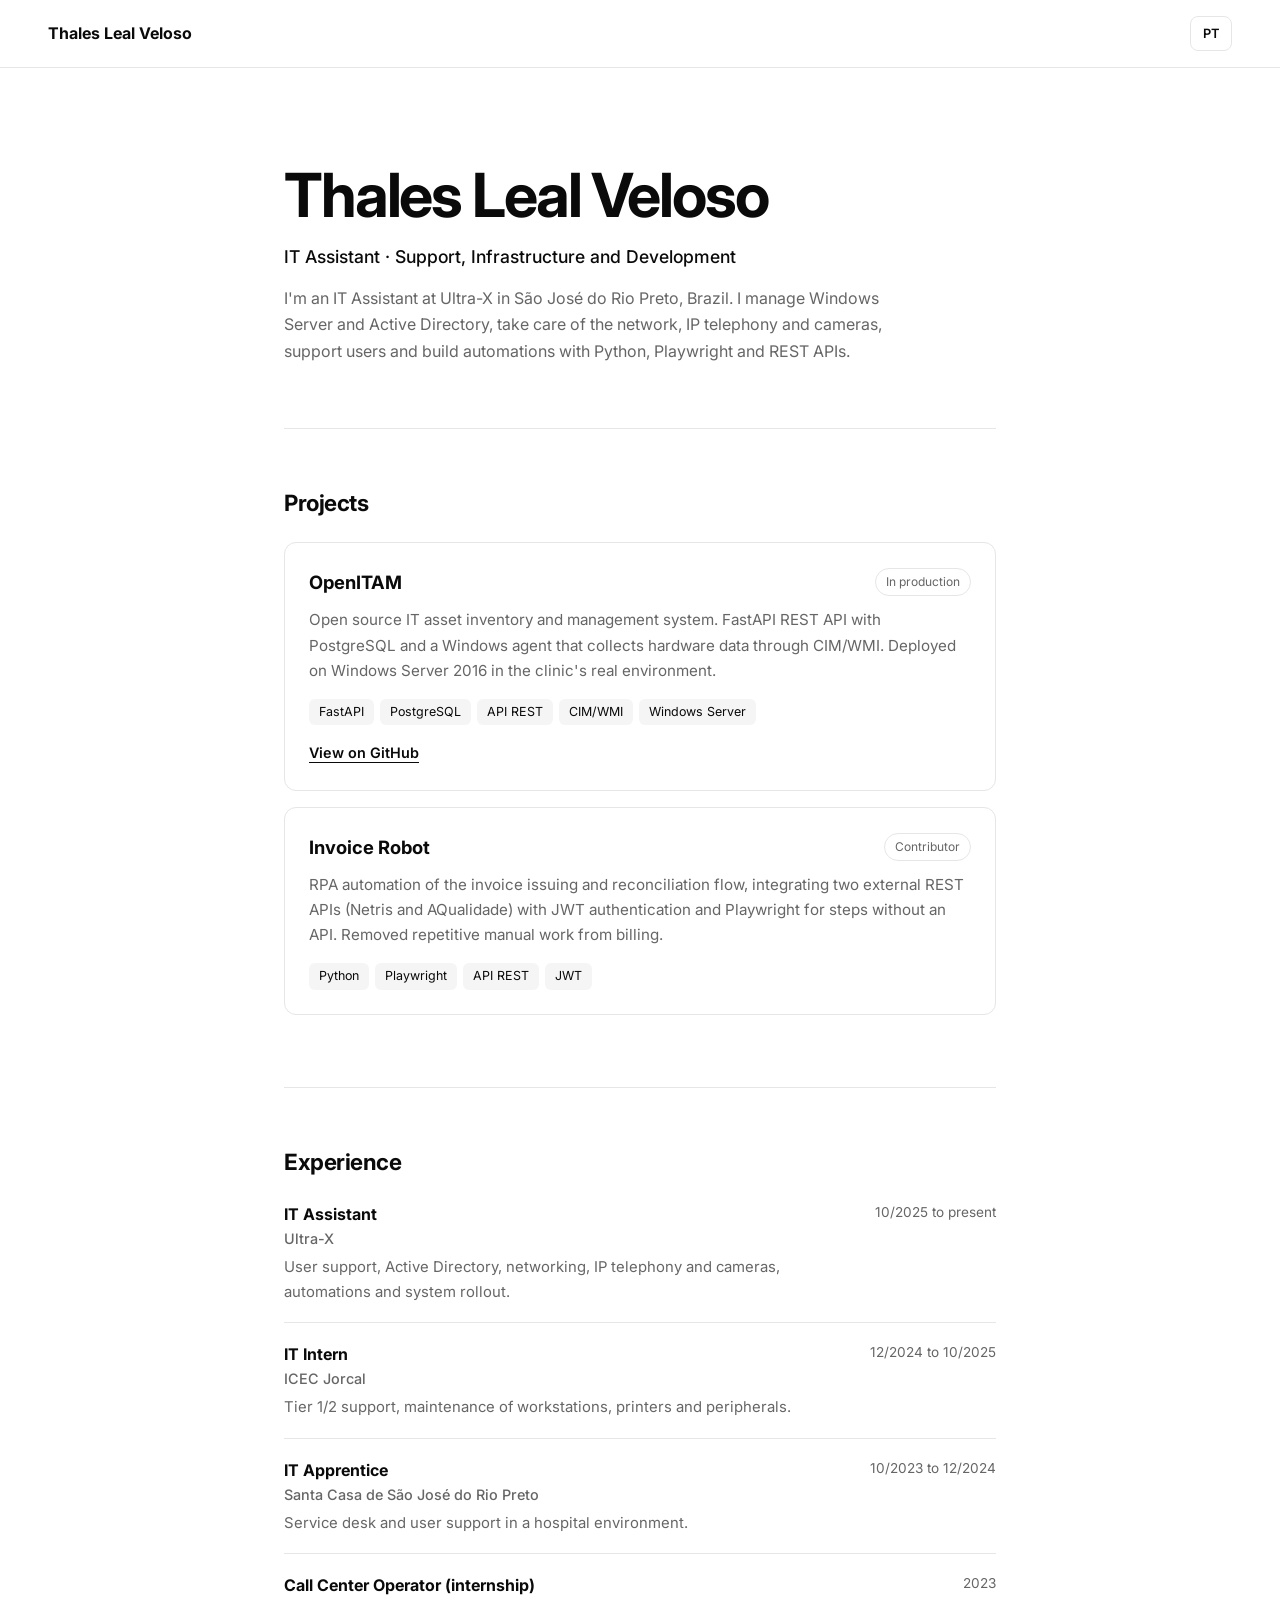
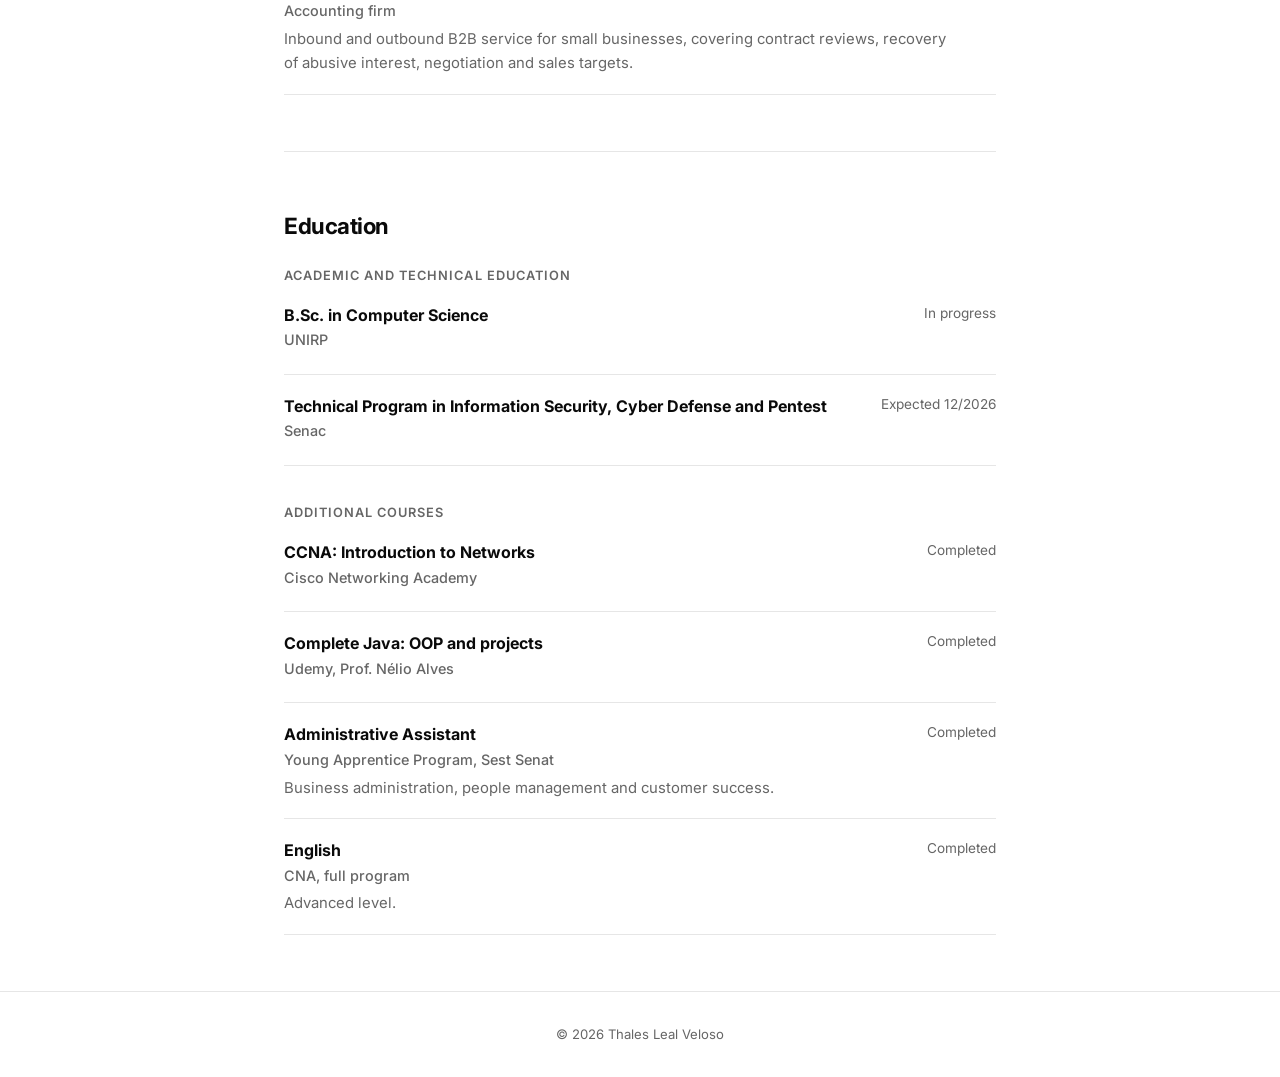
<file: index.html>
<!doctype html>
<html lang="pt-BR" data-lang="pt">
<head>
<meta charset="utf-8">
<meta name="viewport" content="width=device-width, initial-scale=1">
<title>Thales Leal Veloso</title>
<meta name="description" content="Thales Leal Veloso. Assistente de TI: suporte, infraestrutura e desenvolvimento.">
<link rel="preconnect" href="https://fonts.googleapis.com">
<link rel="preconnect" href="https://fonts.gstatic.com" crossorigin>
<link href="https://fonts.googleapis.com/css2?family=Inter:wght@400;500;600;700&display=swap" rel="stylesheet">
<link rel="stylesheet" href="styles.css">
</head>
<body>

<header class="nav">
  <a href="#top" class="logo">Thales Leal Veloso</a>
  <button class="lang-btn" id="langBtn"><span lang="pt">EN</span><span lang="en">PT</span></button>
</header>

<main id="top">

  <section class="hero">
    <h1>Thales Leal Veloso</h1>
    <p class="role">
      <span lang="pt">Assistente de TI · Suporte, Infraestrutura e Desenvolvimento</span>
      <span lang="en">IT Assistant · Support, Infrastructure and Development</span>
    </p>
    <p class="lead">
      <span lang="pt">Sou Assistente de TI na Ultra-X, em São José do Rio Preto. Administro Windows Server e Active Directory, cuido da rede, telefonia e câmeras IP, dou suporte aos usuários e desenvolvo automações com Python, Playwright e APIs REST.</span>
      <span lang="en">I'm an IT Assistant at Ultra-X in São José do Rio Preto, Brazil. I manage Windows Server and Active Directory, take care of the network, IP telephony and cameras, support users and build automations with Python, Playwright and REST APIs.</span>
    </p>
  </section>

  <section id="projetos" class="section">
    <h2><span lang="pt">Projetos</span><span lang="en">Projects</span></h2>

    <article class="project">
      <div class="p-head">
        <h3>OpenITAM</h3>
        <span class="badge"><span lang="pt">Em produção</span><span lang="en">In production</span></span>
      </div>
      <p lang="pt">Sistema open source de inventário e gestão de ativos de TI. API REST em FastAPI com PostgreSQL e um agente para estações Windows que coleta dados de hardware via CIM/WMI. Implantado em Windows Server 2016 no ambiente real da clínica.</p>
      <p lang="en">Open source IT asset inventory and management system. FastAPI REST API with PostgreSQL and a Windows agent that collects hardware data through CIM/WMI. Deployed on Windows Server 2016 in the clinic's real environment.</p>
      <div class="chips"><span>FastAPI</span><span>PostgreSQL</span><span>API REST</span><span>CIM/WMI</span><span>Windows Server</span></div>
      <a class="link" href="https://github.com/lealthales" target="_blank" rel="noopener"><span lang="pt">Ver no GitHub</span><span lang="en">View on GitHub</span></a>
    </article>

    <article class="project">
      <div class="p-head">
        <h3><span lang="pt">Robô Nota Fiscal</span><span lang="en">Invoice Robot</span></h3>
        <span class="badge"><span lang="pt">Participação</span><span lang="en">Contributor</span></span>
      </div>
      <p lang="pt">Automação RPA do fluxo de emissão e conciliação de notas fiscais, integrando duas APIs REST externas (Netris e AQualidade) com autenticação JWT e Playwright nas etapas sem API. Eliminou trabalho manual repetitivo no faturamento.</p>
      <p lang="en">RPA automation of the invoice issuing and reconciliation flow, integrating two external REST APIs (Netris and AQualidade) with JWT authentication and Playwright for steps without an API. Removed repetitive manual work from billing.</p>
      <div class="chips"><span>Python</span><span>Playwright</span><span>API REST</span><span>JWT</span></div>
    </article>
  </section>

  <section id="experiencia" class="section">
    <h2><span lang="pt">Experiência</span><span lang="en">Experience</span></h2>

    <div class="row">
      <div>
        <h3><span lang="pt">Assistente de TI</span><span lang="en">IT Assistant</span></h3>
        <p class="org">Ultra-X</p>
        <p lang="pt">Suporte a usuários, Active Directory, redes, telefonia e câmeras IP, automações e homologação de sistemas.</p>
        <p lang="en">User support, Active Directory, networking, IP telephony and cameras, automations and system rollout.</p>
      </div>
      <span class="date"><span lang="pt">10/2025 a atual</span><span lang="en">10/2025 to present</span></span>
    </div>

    <div class="row">
      <div>
        <h3><span lang="pt">Estagiário de TI</span><span lang="en">IT Intern</span></h3>
        <p class="org">ICEC Jorcal</p>
        <p lang="pt">Suporte N1/N2, manutenção de estações, impressoras e periféricos.</p>
        <p lang="en">Tier 1/2 support, maintenance of workstations, printers and peripherals.</p>
      </div>
      <span class="date"><span lang="pt">12/2024 a 10/2025</span><span lang="en">12/2024 to 10/2025</span></span>
    </div>

    <div class="row">
      <div>
        <h3><span lang="pt">Jovem Aprendiz de TI</span><span lang="en">IT Apprentice</span></h3>
        <p class="org">Santa Casa de São José do Rio Preto</p>
        <p lang="pt">Service desk e suporte a usuários em ambiente hospitalar.</p>
        <p lang="en">Service desk and user support in a hospital environment.</p>
      </div>
      <span class="date"><span lang="pt">10/2023 a 12/2024</span><span lang="en">10/2023 to 12/2024</span></span>
    </div>

    <div class="row">
      <div>
        <h3><span lang="pt">Operador de Callcenter (estágio)</span><span lang="en">Call Center Operator (internship)</span></h3>
        <p class="org"><span lang="pt">Contabilidade</span><span lang="en">Accounting firm</span></p>
        <p lang="pt">Atendimento B2B ativo e receptivo a pequenas empresas, com revisão de contratos, recuperação de juros abusivos, negociação e metas comerciais.</p>
        <p lang="en">Inbound and outbound B2B service for small businesses, covering contract reviews, recovery of abusive interest, negotiation and sales targets.</p>
      </div>
      <span class="date">2023</span>
    </div>
  </section>

  <section id="formacao" class="section">
    <h2><span lang="pt">Formação</span><span lang="en">Education</span></h2>

    <h3 class="group"><span lang="pt">Formação acadêmica e técnica</span><span lang="en">Academic and technical education</span></h3>

    <div class="row">
      <div>
        <h3><span lang="pt">Bacharelado em Ciência da Computação</span><span lang="en">B.Sc. in Computer Science</span></h3>
        <p class="org">UNIRP</p>
      </div>
      <span class="date"><span lang="pt">Em andamento</span><span lang="en">In progress</span></span>
    </div>

    <div class="row">
      <div>
        <h3><span lang="pt">Técnico em Segurança da Informação, Defesa Cibernética e Pentest</span><span lang="en">Technical Program in Information Security, Cyber Defense and Pentest</span></h3>
        <p class="org">Senac</p>
      </div>
      <span class="date"><span lang="pt">Previsão 12/2026</span><span lang="en">Expected 12/2026</span></span>
    </div>

    <h3 class="group"><span lang="pt">Cursos extras</span><span lang="en">Additional courses</span></h3>

    <div class="row">
      <div>
        <h3><span lang="pt">CCNA: Introdução às Redes</span><span lang="en">CCNA: Introduction to Networks</span></h3>
        <p class="org">Cisco Networking Academy</p>
      </div>
      <span class="date"><span lang="pt">Concluído</span><span lang="en">Completed</span></span>
    </div>

    <div class="row">
      <div>
        <h3><span lang="pt">Java completo: POO e projetos</span><span lang="en">Complete Java: OOP and projects</span></h3>
        <p class="org">Udemy, Prof. Nélio Alves</p>
      </div>
      <span class="date"><span lang="pt">Concluído</span><span lang="en">Completed</span></span>
    </div>

    <div class="row">
      <div>
        <h3><span lang="pt">Assistente Administrativo</span><span lang="en">Administrative Assistant</span></h3>
        <p class="org"><span lang="pt">Programa Jovem Aprendiz, Sest Senat</span><span lang="en">Young Apprentice Program, Sest Senat</span></p>
        <p lang="pt">Administração, gestão de pessoas e customer success.</p>
        <p lang="en">Business administration, people management and customer success.</p>
      </div>
      <span class="date"><span lang="pt">Concluído</span><span lang="en">Completed</span></span>
    </div>

    <div class="row">
      <div>
        <h3><span lang="pt">Inglês</span><span lang="en">English</span></h3>
        <p class="org"><span lang="pt">CNA, formação completa</span><span lang="en">CNA, full program</span></p>
        <p lang="pt">Nível avançado.</p>
        <p lang="en">Advanced level.</p>
      </div>
      <span class="date"><span lang="pt">Concluído</span><span lang="en">Completed</span></span>
    </div>
  </section>

</main>

<footer class="footer">© <span id="year"></span> Thales Leal Veloso</footer>

<script src="main.js"></script>
</body>
</html>
</file>
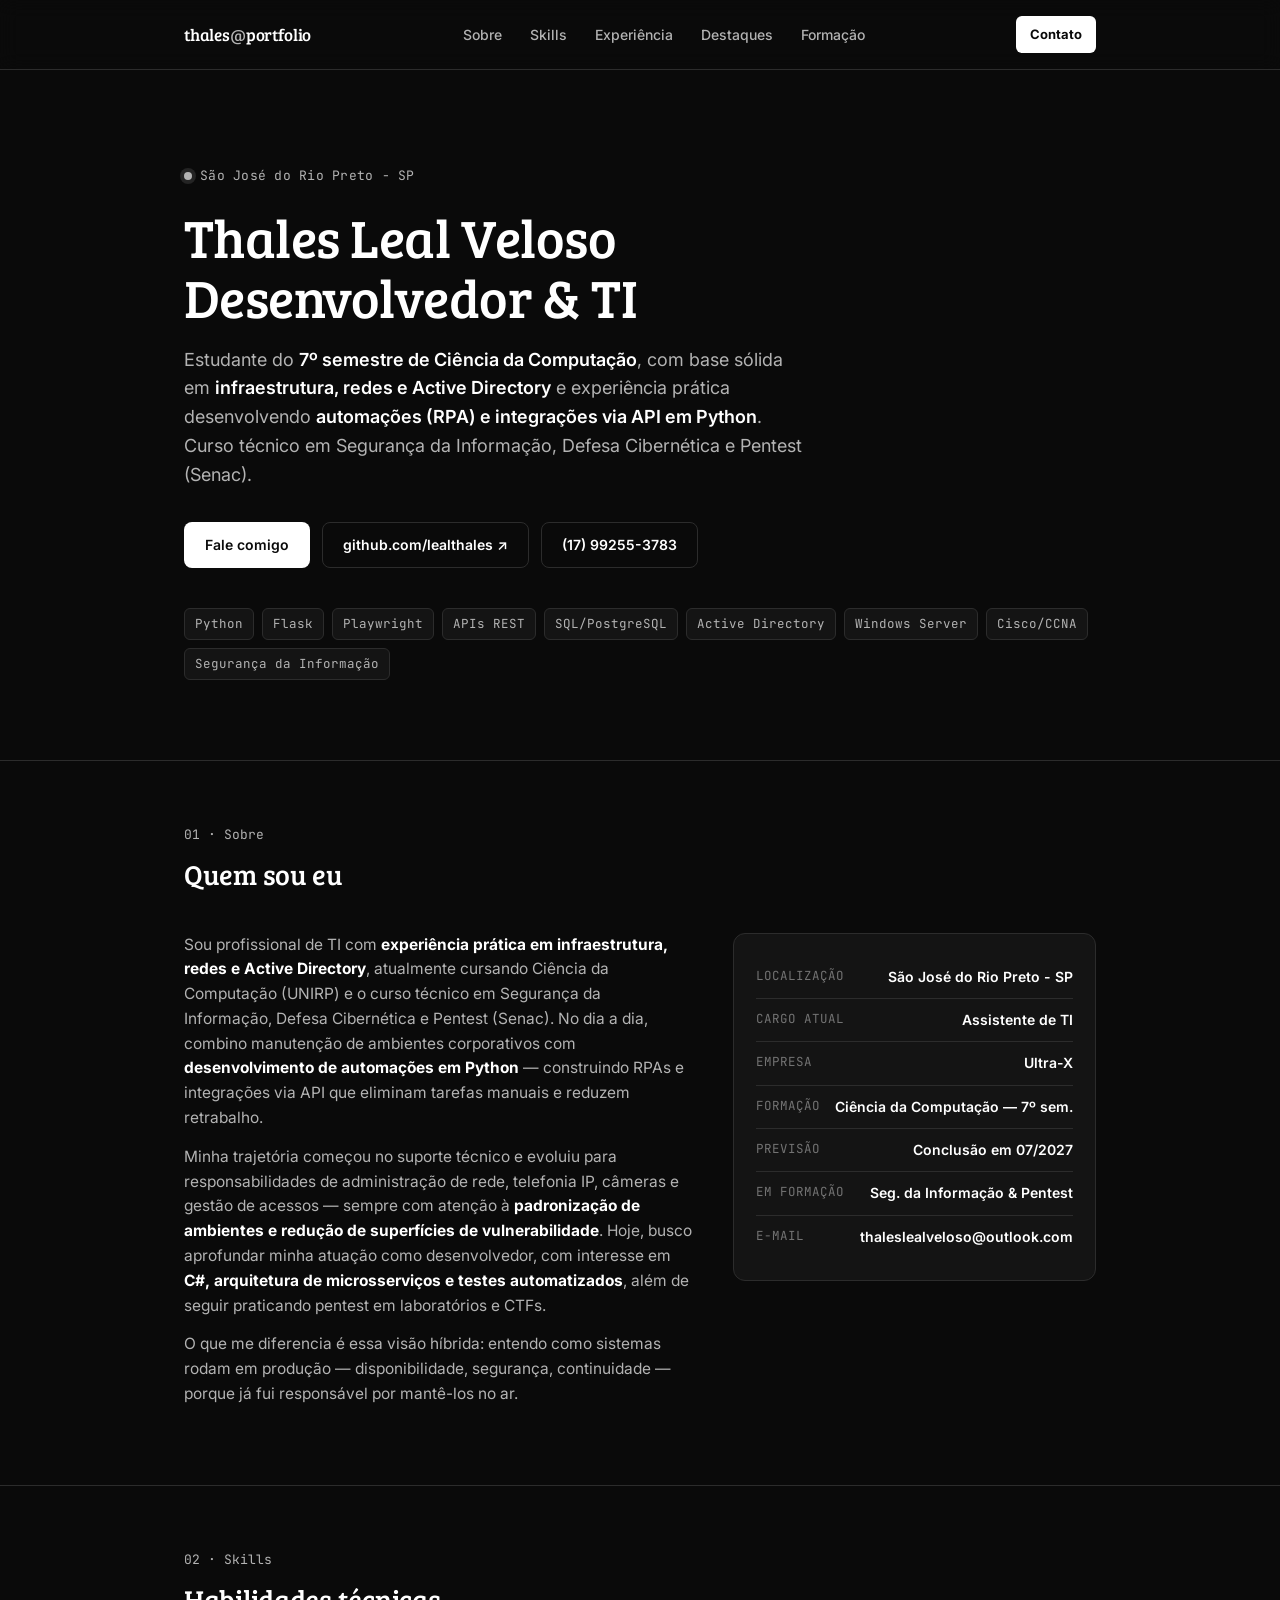
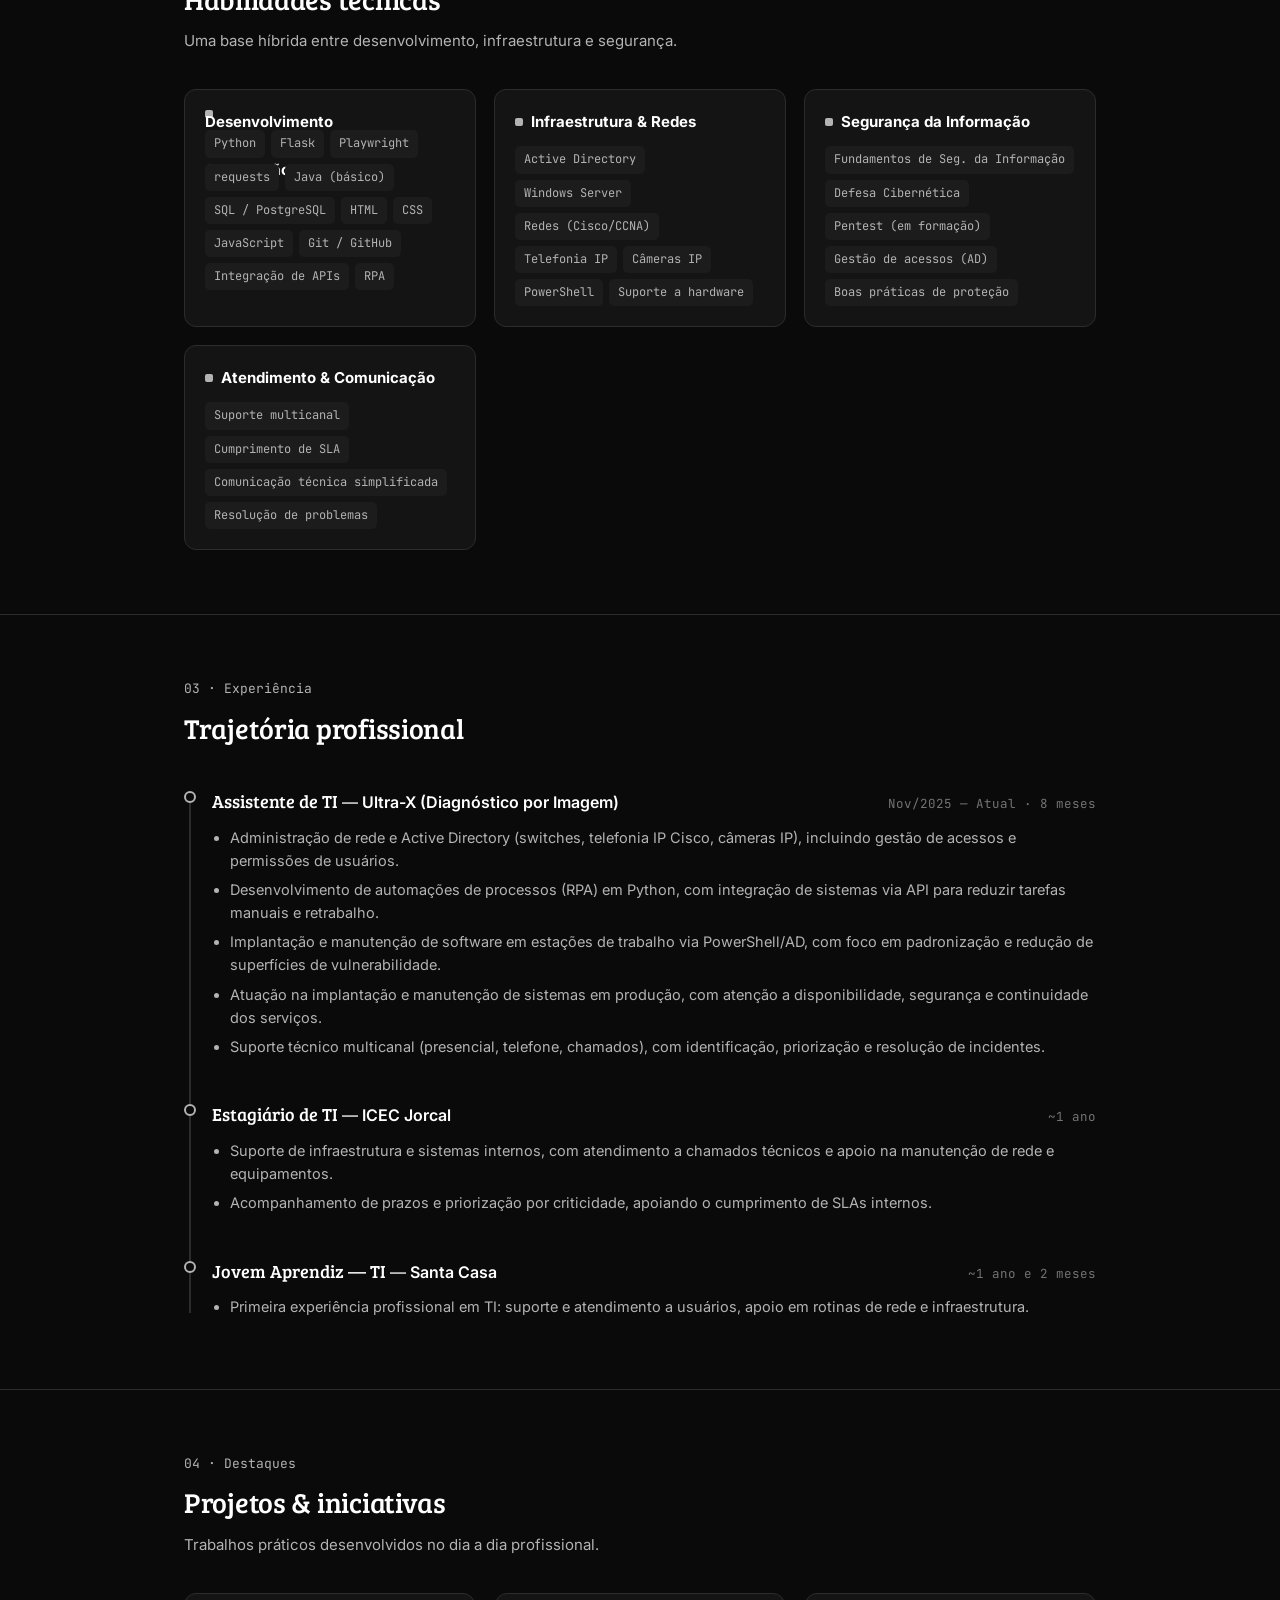
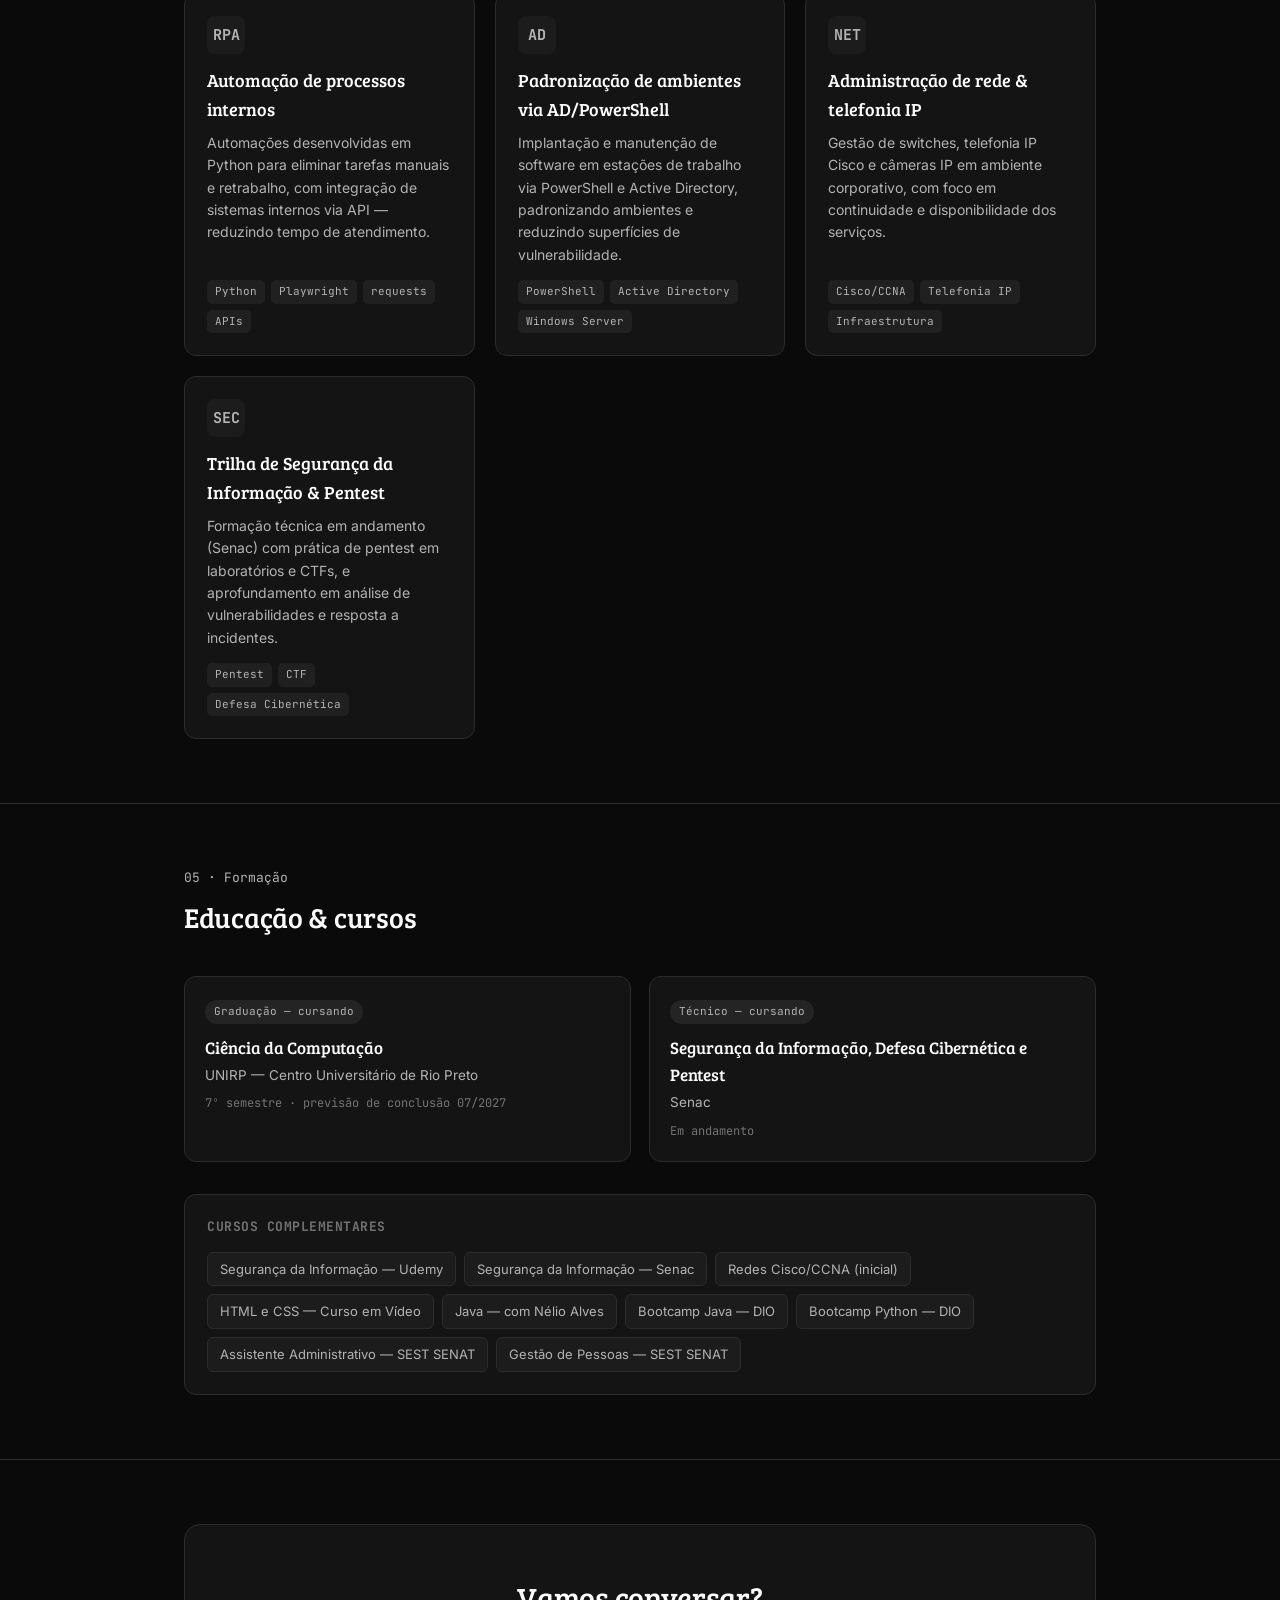
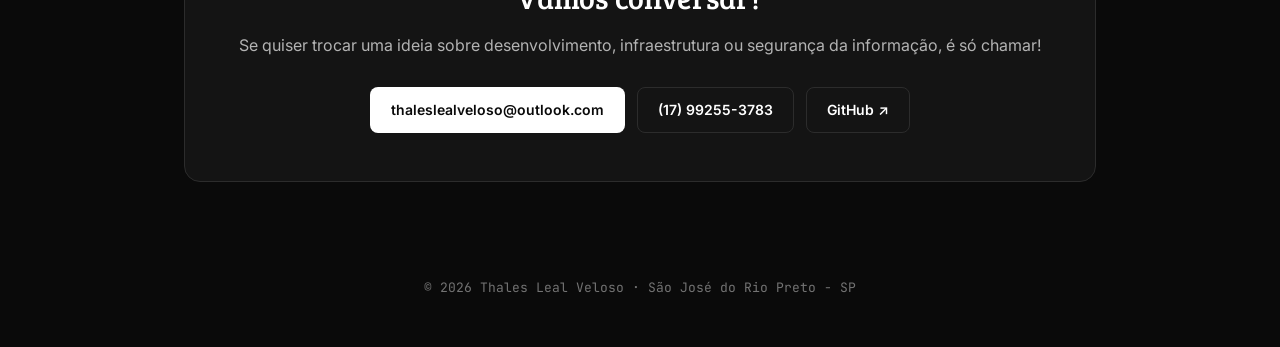
<file: index_7.html>
<!DOCTYPE html>
<html lang="pt-BR">
<head>
<meta charset="UTF-8">
<meta name="viewport" content="width=device-width, initial-scale=1.0">
<title>Thales Leal Veloso — Portfólio</title>
<link rel="preconnect" href="https://fonts.googleapis.com">
<link href="https://fonts.googleapis.com/css2?family=Bree+Serif&family=JetBrains+Mono:wght@400;500;700&family=Inter:wght@400;500;600;700;800&display=swap" rel="stylesheet">
<style>
  :root{
    --bg: #0a0a0a;
    --bg-elev: #141414;
    --bg-elev-2: #1c1c1c;
    --border: #2c2c2c;
    --text: #ffffff;
    --text-dim: #b3b3b3;
    --text-faint: #737373;
    --accent: #b3b3b3;
    --mono: 'JetBrains Mono', ui-monospace, SFMono-Regular, monospace;
    --sans: 'Inter', -apple-system, BlinkMacSystemFont, 'Segoe UI', sans-serif;
    --display: 'Bree Serif', 'Inter', serif;
  }
  *{ box-sizing: border-box; margin:0; padding:0; }
  html{ scroll-behavior: smooth; }
  body{
    background: var(--bg);
    color: var(--text);
    font-family: var(--sans);
    line-height: 1.6;
    -webkit-font-smoothing: antialiased;
  }
  .wrap{ max-width: 960px; margin: 0 auto; padding: 0 24px; position:relative; z-index:1; }

  /* NAV */
  nav{
    position: sticky; top:0; z-index: 50;
    background: rgba(10,10,10,0.9);
    backdrop-filter: blur(10px);
    border-bottom: 1px solid var(--border);
  }
  nav .wrap{ display:flex; align-items:center; justify-content:space-between; padding: 16px 24px; }
  .brand{ font-family: var(--display); font-weight:400; color: var(--text); font-size: 17px; letter-spacing:-0.01em; }
  .brand span{ color: var(--accent); }
  .navlinks{ display:flex; gap: 28px; list-style:none; }
  .navlinks a{ color: var(--text-dim); text-decoration:none; font-size: 14px; font-weight:500; transition: color .15s; }
  .navlinks a:hover{ color: var(--text); }
  .nav-cta{
    font-family: var(--sans); font-size: 13px; color: var(--bg);
    background: var(--text); padding: 8px 14px; border-radius: 6px;
    text-decoration:none; font-weight:700; white-space:nowrap;
  }
  .nav-toggle{ display:none; background:none; border:1px solid var(--border); color:var(--text); border-radius:6px; padding:6px 10px; font-size:18px; cursor:pointer; }

  /* HERO */
  header.hero{ padding: 96px 0 80px; }
  .eyebrow{
    font-family: var(--mono); color: var(--text-dim); font-size: 13px;
    display:flex; align-items:center; gap:8px; margin-bottom: 20px; letter-spacing:0.02em;
  }
  .eyebrow::before{ content:''; width:8px; height:8px; border-radius:50%; background: var(--accent); box-shadow: 0 0 0 4px rgba(179,179,179,0.15); }
  h1{
    font-family: var(--display);
    font-size: clamp(34px, 5vw, 54px);
    font-weight: 400;
    letter-spacing: -0.01em;
    line-height: 1.12;
    margin-bottom: 18px;
  }
  h1 .grad{ color: var(--text); }
  .lede{ font-size: 18px; color: var(--text-dim); max-width: 620px; margin-bottom: 32px; }
  .lede strong{ color: var(--text); font-weight: 600; }
  .hero-actions{ display:flex; flex-wrap:wrap; gap: 12px; margin-bottom: 40px; }
  .btn{
    font-family: var(--sans); font-weight: 600; font-size: 14px;
    padding: 11px 20px; border-radius: 8px; text-decoration:none;
    display:inline-flex; align-items:center; gap:8px; transition: all .15s;
    border: 1px solid transparent;
  }
  .btn-primary{ background: var(--text); color: var(--bg); }
  .btn-primary:hover{ transform: translateY(-1px); opacity:0.92; }
  .btn-ghost{ border-color: var(--border); color: var(--text); }
  .btn-ghost:hover{ border-color: var(--accent); color: var(--accent); }

  .taglist{ display:flex; flex-wrap:wrap; gap:8px; }
  .tag{
    font-family: var(--mono); font-size: 12.5px; color: var(--text-dim);
    background: var(--bg-elev); border: 1px solid var(--border);
    padding: 5px 10px; border-radius: 6px;
  }

  /* SECTION SHARED */
  section{ padding: 64px 0; border-top: 1px solid var(--border); }
  .section-head{ margin-bottom: 36px; }
  .section-num{ font-family: var(--mono); color: var(--accent); font-size: 13px; margin-bottom: 6px; }
  .section-title{ font-family: var(--display); font-size: 28px; font-weight: 400; letter-spacing:-0.01em; }
  .section-sub{ color: var(--text-dim); margin-top: 8px; max-width: 620px; font-size: 15px; }

  /* ABOUT */
  .about-grid{ display:grid; grid-template-columns: 1.4fr 1fr; gap: 40px; }
  .about-grid p{ color: var(--text-dim); margin-bottom: 14px; font-size: 15.5px; }
  .about-grid p strong{ color: var(--text); }
  .facts{ background: var(--bg-elev); border: 1px solid var(--border); border-radius: 12px; padding: 22px; height:fit-content; }
  .fact{ display:flex; justify-content:space-between; padding: 10px 0; border-bottom: 1px solid var(--border); font-size: 14px; }
  .fact:last-child{ border-bottom:none; }
  .fact-label{ color: var(--text-faint); font-family: var(--mono); font-size: 12.5px; }
  .fact-value{ color: var(--text); font-weight:600; text-align:right; }

  /* SKILLS */
  .skills-grid{ display:grid; grid-template-columns: repeat(auto-fit, minmax(240px,1fr)); gap: 18px; }
  .skill-card{ background: var(--bg-elev); border: 1px solid var(--border); border-radius: 12px; padding: 20px; }
  .skill-card h3{ font-size: 15px; margin-bottom: 12px; display:flex; align-items:center; gap:8px; }
  .skill-icon{ width:8px; height:8px; border-radius:2px; }
  .skill-list{ display:flex; flex-wrap:wrap; gap:6px; }
  .skill-list span{
    font-family: var(--mono); font-size: 12px; color: var(--text-dim);
    background: var(--bg-elev-2); padding: 4px 9px; border-radius: 5px;
  }

  /* EXPERIENCE */
  .timeline{ position:relative; padding-left: 28px; }
  .timeline::before{ content:''; position:absolute; left:5px; top:6px; bottom:6px; width:2px; background: var(--border); }
  .tl-item{ position:relative; padding-bottom: 36px; }
  .tl-item:last-child{ padding-bottom:0; }
  .tl-dot{ position:absolute; left:-28px; top:4px; width:12px; height:12px; border-radius:50%; background: var(--bg); border: 2px solid var(--accent); }
  .tl-head{ display:flex; flex-wrap:wrap; justify-content:space-between; align-items:baseline; gap:8px; margin-bottom:6px; }
  .tl-role{ font-family: var(--display); font-size: 18px; font-weight:400; }
  .tl-org{ color: var(--text); font-weight:600; }
  .tl-date{ font-family: var(--mono); font-size: 12.5px; color: var(--text-faint); white-space:nowrap; }
  .tl-item ul{ margin-top: 10px; padding-left: 18px; color: var(--text-dim); font-size: 14.5px; }
  .tl-item li{ margin-bottom: 6px; }
  .tl-item li::marker{ color: var(--accent); }

  /* PROJECTS */
  .proj-grid{ display:grid; grid-template-columns: repeat(auto-fit, minmax(280px,1fr)); gap: 20px; }
  .proj-card{
    background: var(--bg-elev); border: 1px solid var(--border); border-radius: 12px;
    padding: 22px; display:flex; flex-direction:column; transition: border-color .15s, transform .15s;
  }
  .proj-card:hover{ border-color: var(--accent); transform: translateY(-2px); }
  .proj-top{ display:flex; justify-content:space-between; align-items:flex-start; margin-bottom: 12px; }
  .proj-icon{
    width: 38px; height: 38px; border-radius: 8px; display:flex; align-items:center; justify-content:center;
    font-family: var(--mono); font-weight:700; font-size:15px;
    background: var(--bg-elev-2); color: var(--accent);
  }
  .proj-card h3{ font-family: var(--display); font-weight:400; font-size: 18px; margin-bottom: 8px; }
  .proj-card p{ color: var(--text-dim); font-size: 14px; margin-bottom: 14px; flex-grow:1; }
  .proj-tags{ display:flex; flex-wrap:wrap; gap:6px; }
  .proj-tags span{ font-family: var(--mono); font-size: 11px; color: var(--accent); background: rgba(179,179,179,0.08); padding: 3px 8px; border-radius: 5px; }

  /* EDUCATION */
  .edu-grid{ display:grid; grid-template-columns: repeat(auto-fit, minmax(280px,1fr)); gap: 18px; margin-bottom: 32px; }
  .edu-card{ background: var(--bg-elev); border: 1px solid var(--border); border-radius: 12px; padding: 20px; }
  .edu-card .badge{ font-family: var(--mono); font-size: 11px; color: var(--accent); background: rgba(179,179,179,0.1); padding: 3px 9px; border-radius: 20px; display:inline-block; margin-bottom: 10px; }
  .edu-card h3{ font-family: var(--display); font-weight:400; font-size: 17px; margin-bottom: 4px; }
  .edu-card .inst{ color: var(--text-dim); font-size: 13.5px; margin-bottom: 8px; }
  .edu-card .when{ font-family: var(--mono); font-size: 12px; color: var(--text-faint); }

  .courses{ background: var(--bg-elev); border: 1px solid var(--border); border-radius: 12px; padding: 22px; }
  .courses h4{ font-size: 13px; font-family: var(--mono); color: var(--text-faint); margin-bottom: 14px; text-transform:uppercase; letter-spacing:0.04em; }
  .course-list{ display:flex; flex-wrap:wrap; gap:8px; }
  .course-list span{ font-size: 13px; color: var(--text-dim); background: var(--bg-elev-2); padding: 6px 12px; border-radius: 6px; border: 1px solid var(--border); }

  /* CONTACT */
  .contact-box{
    background: var(--bg-elev);
    border: 1px solid var(--border); border-radius: 16px; padding: 48px; text-align:center;
  }
  .contact-box h2{ font-family: var(--display); font-size: 30px; font-weight:400; margin-bottom: 12px; letter-spacing:-0.01em; }
  .contact-box p{ color: var(--text-dim); margin-bottom: 28px; }
  .contact-links{ display:flex; flex-wrap:wrap; justify-content:center; gap: 12px; }

  footer{ padding: 32px 0 48px; text-align:center; color: var(--text-faint); font-size: 13px; font-family: var(--mono); }
  footer a{ color: var(--text-dim); }

  @media (max-width: 760px){
    .navlinks{ display:none; }
    .about-grid{ grid-template-columns: 1fr; }
    .hero{ padding: 64px 0 48px; }
    .contact-box{ padding: 32px 20px; }
  }
</style>
</head>
<body>

<nav>
  <div class="wrap">
    <div class="brand">thales<span>@</span>portfolio</div>
    <ul class="navlinks">
      <li><a href="#sobre">Sobre</a></li>
      <li><a href="#skills">Skills</a></li>
      <li><a href="#experiencia">Experiência</a></li>
      <li><a href="#projetos">Destaques</a></li>
      <li><a href="#formacao">Formação</a></li>
    </ul>
    <a class="nav-cta" href="mailto:thaleslealveloso@outlook.com">Contato</a>
  </div>
</nav>

<header class="hero">
  <div class="wrap">
    <div class="eyebrow">São José do Rio Preto - SP</div>
    <h1>Thales Leal Veloso<br><span class="grad">Desenvolvedor &amp; TI</span></h1>
    <p class="lede">
      Estudante do <strong>7º semestre de Ciência da Computação</strong>, com base sólida em
      <strong>infraestrutura, redes e Active Directory</strong> e experiência prática desenvolvendo
      <strong>automações (RPA) e integrações via API em Python</strong>. Curso técnico em Segurança da
      Informação, Defesa Cibernética e Pentest (Senac).
    </p>
    <div class="hero-actions">
      <a class="btn btn-primary" href="mailto:thaleslealveloso@outlook.com">Fale comigo</a>
      <a class="btn btn-ghost" href="https://github.com/lealthales" target="_blank" rel="noopener">github.com/lealthales ↗</a>
      <a class="btn btn-ghost" href="tel:+5517992553783">(17) 99255-3783</a>
    </div>
    <div class="taglist">
      <span class="tag">Python</span><span class="tag">Flask</span><span class="tag">Playwright</span>
      <span class="tag">APIs REST</span><span class="tag">SQL/PostgreSQL</span><span class="tag">Active Directory</span>
      <span class="tag">Windows Server</span><span class="tag">Cisco/CCNA</span><span class="tag">Segurança da Informação</span>
    </div>
  </div>
</header>

<section id="sobre">
  <div class="wrap">
    <div class="section-head">
      <div class="section-num">01 · Sobre</div>
      <div class="section-title">Quem sou eu</div>
    </div>
    <div class="about-grid">
      <div>
        <p>
          Sou profissional de TI com <strong>experiência prática em infraestrutura, redes e Active Directory</strong>,
          atualmente cursando Ciência da Computação (UNIRP) e o curso técnico em Segurança da Informação, Defesa
          Cibernética e Pentest (Senac). No dia a dia, combino manutenção de ambientes corporativos com
          <strong>desenvolvimento de automações em Python</strong> — construindo RPAs e integrações via API que
          eliminam tarefas manuais e reduzem retrabalho.
        </p>
        <p>
          Minha trajetória começou no suporte técnico e evoluiu para responsabilidades de administração de
          rede, telefonia IP, câmeras e gestão de acessos — sempre com atenção à <strong>padronização de
          ambientes e redução de superfícies de vulnerabilidade</strong>. Hoje, busco aprofundar minha atuação como
          desenvolvedor, com interesse em <strong>C#, arquitetura de microsserviços e testes automatizados</strong>,
          além de seguir praticando pentest em laboratórios e CTFs.
        </p>
        <p>
          O que me diferencia é essa visão híbrida: entendo como sistemas rodam em produção — disponibilidade,
          segurança, continuidade — porque já fui responsável por mantê-los no ar.
        </p>
      </div>
      <div class="facts">
        <div class="fact"><span class="fact-label">LOCALIZAÇÃO</span><span class="fact-value">São José do Rio Preto - SP</span></div>
        <div class="fact"><span class="fact-label">CARGO ATUAL</span><span class="fact-value">Assistente de TI</span></div>
        <div class="fact"><span class="fact-label">EMPRESA</span><span class="fact-value">Ultra-X</span></div>
        <div class="fact"><span class="fact-label">FORMAÇÃO</span><span class="fact-value">Ciência da Computação — 7º sem.</span></div>
        <div class="fact"><span class="fact-label">PREVISÃO</span><span class="fact-value">Conclusão em 07/2027</span></div>
        <div class="fact"><span class="fact-label">EM FORMAÇÃO</span><span class="fact-value">Seg. da Informação &amp; Pentest</span></div>
        <div class="fact"><span class="fact-label">E-MAIL</span><span class="fact-value">thaleslealveloso@outlook.com</span></div>
      </div>
    </div>
  </div>
</section>

<section id="skills">
  <div class="wrap">
    <div class="section-head">
      <div class="section-num">02 · Skills</div>
      <div class="section-title">Habilidades técnicas</div>
      <div class="section-sub">Uma base híbrida entre desenvolvimento, infraestrutura e segurança.</div>
    </div>
    <div class="skills-grid">
      <div class="skill-card">
        <h3><span class="skill-icon" style="background:var(--accent)"</span>Desenvolvimento &amp; Automação</h3>
        <div class="skill-list">
          <span>Python</span><span>Flask</span><span>Playwright</span><span>requests</span>
          <span>Java (básico)</span><span>SQL / PostgreSQL</span><span>HTML</span><span>CSS</span>
          <span>JavaScript</span><span>Git / GitHub</span><span>Integração de APIs</span><span>RPA</span>
        </div>
      </div>
      <div class="skill-card">
        <h3><span class="skill-icon" style="background:var(--accent)"></span>Infraestrutura &amp; Redes</h3>
        <div class="skill-list">
          <span>Active Directory</span><span>Windows Server</span><span>Redes (Cisco/CCNA)</span>
          <span>Telefonia IP</span><span>Câmeras IP</span><span>PowerShell</span><span>Suporte a hardware</span>
        </div>
      </div>
      <div class="skill-card">
        <h3><span class="skill-icon" style="background:var(--accent)"></span>Segurança da Informação</h3>
        <div class="skill-list">
          <span>Fundamentos de Seg. da Informação</span><span>Defesa Cibernética</span><span>Pentest (em formação)</span>
          <span>Gestão de acessos (AD)</span><span>Boas práticas de proteção</span>
        </div>
      </div>
      <div class="skill-card">
        <h3><span class="skill-icon" style="background:var(--accent)"></span>Atendimento &amp; Comunicação</h3>
        <div class="skill-list">
          <span>Suporte multicanal</span><span>Cumprimento de SLA</span><span>Comunicação técnica simplificada</span>
          <span>Resolução de problemas</span>
        </div>
      </div>
    </div>
  </div>
</section>

<section id="experiencia">
  <div class="wrap">
    <div class="section-head">
      <div class="section-num">03 · Experiência</div>
      <div class="section-title">Trajetória profissional</div>
    </div>
    <div class="timeline">
      <div class="tl-item">
        <div class="tl-dot"></div>
        <div class="tl-head">
          <div><span class="tl-role">Assistente de TI</span> — <span class="tl-org">Ultra-X (Diagnóstico por Imagem)</span></div>
          <div class="tl-date">Nov/2025 — Atual · 8 meses</div>
        </div>
        <ul>
          <li>Administração de rede e Active Directory (switches, telefonia IP Cisco, câmeras IP), incluindo gestão de acessos e permissões de usuários.</li>
          <li>Desenvolvimento de automações de processos (RPA) em Python, com integração de sistemas via API para reduzir tarefas manuais e retrabalho.</li>
          <li>Implantação e manutenção de software em estações de trabalho via PowerShell/AD, com foco em padronização e redução de superfícies de vulnerabilidade.</li>
          <li>Atuação na implantação e manutenção de sistemas em produção, com atenção a disponibilidade, segurança e continuidade dos serviços.</li>
          <li>Suporte técnico multicanal (presencial, telefone, chamados), com identificação, priorização e resolução de incidentes.</li>
        </ul>
      </div>
      <div class="tl-item">
        <div class="tl-dot"></div>
        <div class="tl-head">
          <div><span class="tl-role">Estagiário de TI</span> — <span class="tl-org">ICEC Jorcal</span></div>
          <div class="tl-date">~1 ano</div>
        </div>
        <ul>
          <li>Suporte de infraestrutura e sistemas internos, com atendimento a chamados técnicos e apoio na manutenção de rede e equipamentos.</li>
          <li>Acompanhamento de prazos e priorização por criticidade, apoiando o cumprimento de SLAs internos.</li>
        </ul>
      </div>
      <div class="tl-item">
        <div class="tl-dot"></div>
        <div class="tl-head">
          <div><span class="tl-role">Jovem Aprendiz — TI</span> — <span class="tl-org">Santa Casa</span></div>
          <div class="tl-date">~1 ano e 2 meses</div>
        </div>
        <ul>
          <li>Primeira experiência profissional em TI: suporte e atendimento a usuários, apoio em rotinas de rede e infraestrutura.</li>
        </ul>
      </div>
    </div>
  </div>
</section>

<section id="projetos">
  <div class="wrap">
    <div class="section-head">
      <div class="section-num">04 · Destaques</div>
      <div class="section-title">Projetos &amp; iniciativas</div>
      <div class="section-sub">Trabalhos práticos desenvolvidos no dia a dia profissional.</div>
    </div>
    <div class="proj-grid">
      <div class="proj-card">
        <div class="proj-top">
          <div class="proj-icon">RPA</div>
        </div>
        <h3>Automação de processos internos</h3>
        <p>Automações desenvolvidas em Python para eliminar tarefas manuais e retrabalho, com integração de sistemas internos via API — reduzindo tempo de atendimento.</p>
        <div class="proj-tags"><span>Python</span><span>Playwright</span><span>requests</span><span>APIs</span></div>
      </div>
      <div class="proj-card">
        <div class="proj-top">
          <div class="proj-icon">AD</div>
        </div>
        <h3>Padronização de ambientes via AD/PowerShell</h3>
        <p>Implantação e manutenção de software em estações de trabalho via PowerShell e Active Directory, padronizando ambientes e reduzindo superfícies de vulnerabilidade.</p>
        <div class="proj-tags"><span>PowerShell</span><span>Active Directory</span><span>Windows Server</span></div>
      </div>
      <div class="proj-card">
        <div class="proj-top">
          <div class="proj-icon">NET</div>
        </div>
        <h3>Administração de rede &amp; telefonia IP</h3>
        <p>Gestão de switches, telefonia IP Cisco e câmeras IP em ambiente corporativo, com foco em continuidade e disponibilidade dos serviços.</p>
        <div class="proj-tags"><span>Cisco/CCNA</span><span>Telefonia IP</span><span>Infraestrutura</span></div>
      </div>
      <div class="proj-card">
        <div class="proj-top">
          <div class="proj-icon">SEC</div>
        </div>
        <h3>Trilha de Segurança da Informação &amp; Pentest</h3>
        <p>Formação técnica em andamento (Senac) com prática de pentest em laboratórios e CTFs, e aprofundamento em análise de vulnerabilidades e resposta a incidentes.</p>
        <div class="proj-tags"><span>Pentest</span><span>CTF</span><span>Defesa Cibernética</span></div>
      </div>
    </div>
  </div>
</section>

<section id="formacao">
  <div class="wrap">
    <div class="section-head">
      <div class="section-num">05 · Formação</div>
      <div class="section-title">Educação &amp; cursos</div>
    </div>
    <div class="edu-grid">
      <div class="edu-card">
        <span class="badge">Graduação — cursando</span>
        <h3>Ciência da Computação</h3>
        <div class="inst">UNIRP — Centro Universitário de Rio Preto</div>
        <div class="when">7º semestre · previsão de conclusão 07/2027</div>
      </div>
      <div class="edu-card">
        <span class="badge">Técnico — cursando</span>
        <h3>Segurança da Informação, Defesa Cibernética e Pentest</h3>
        <div class="inst">Senac</div>
        <div class="when">Em andamento</div>
      </div>
    </div>
    <div class="courses">
      <h4>Cursos complementares</h4>
      <div class="course-list">
        <span>Segurança da Informação — Udemy</span>
        <span>Segurança da Informação — Senac</span>
        <span>Redes Cisco/CCNA (inicial)</span>
        <span>HTML e CSS — Curso em Vídeo</span>
        <span>Java — com Nélio Alves</span>
        <span>Bootcamp Java — DIO</span>
        <span>Bootcamp Python — DIO</span>
        <span>Assistente Administrativo — SEST SENAT</span>
        <span>Gestão de Pessoas — SEST SENAT</span>
      </div>
    </div>
  </div>
</section>

<section id="contato">
  <div class="wrap">
    <div class="contact-box">
      <h2>Vamos conversar?</h2>
      <p>Se quiser trocar uma ideia sobre desenvolvimento, infraestrutura ou segurança da informação, é só chamar!</p>
      <div class="contact-links">
        <a class="btn btn-primary" href="mailto:thaleslealveloso@outlook.com">thaleslealveloso@outlook.com</a>
        <a class="btn btn-ghost" href="tel:+5517992553783">(17) 99255-3783</a>
        <a class="btn btn-ghost" href="https://github.com/lealthales" target="_blank" rel="noopener">GitHub ↗</a>
      </div>
    </div>
  </div>
</section>

<footer>
  <div class="wrap">
    © <span id="year"></span> Thales Leal Veloso · São José do Rio Preto - SP
  </div>
</footer>

<script>
  document.getElementById('year').textContent = new Date().getFullYear();
</script>

</body>
</html>
</file>
<file: styles.css>
:root{
  --bg:#ffffff;
  --soft:#f5f5f5;
  --line:#e6e6e6;
  --text:#0a0a0a;
  --muted:#666666;
}
*{box-sizing:border-box;margin:0;padding:0}
html{scroll-behavior:smooth;scroll-padding-top:72px}
body{font-family:Inter,system-ui,sans-serif;background:var(--bg);color:var(--text);line-height:1.65;-webkit-font-smoothing:antialiased}
a{color:inherit;text-decoration:none}
button{font:inherit;color:inherit;cursor:pointer;background:none;border:0}

[data-lang="pt"] [lang="en"],[data-lang="en"] [lang="pt"]{display:none}

.nav{
  position:sticky;top:0;z-index:10;
  display:flex;align-items:center;justify-content:space-between;gap:16px;
  padding:16px clamp(16px,5vw,48px);
  background:rgba(255,255,255,.92);backdrop-filter:blur(8px);
  border-bottom:1px solid var(--line);
}
.logo{font-weight:700}
.lang-btn{font-size:.8rem;font-weight:600;padding:6px 12px;border:1px solid var(--line);border-radius:8px;transition:border-color .2s}
.lang-btn:hover{border-color:var(--text)}

main{max-width:760px;margin:0 auto;padding:0 clamp(16px,5vw,24px)}

.hero{padding:96px 0 64px}
h1{font-size:clamp(2.4rem,7vw,3.8rem);line-height:1.05;letter-spacing:-.035em;font-weight:700}
.role{margin-top:14px;font-size:1.1rem;font-weight:500}
.lead{margin-top:14px;color:var(--muted);max-width:600px}

.section{padding:56px 0;border-top:1px solid var(--line)}
h2{font-size:1.4rem;letter-spacing:-.02em;margin-bottom:20px}

.project{border:1px solid var(--line);border-radius:12px;padding:24px;margin-bottom:16px;transition:border-color .2s}
.project:hover{border-color:var(--text)}
.p-head{display:flex;justify-content:space-between;align-items:center;gap:12px;margin-bottom:10px}
.p-head h3{font-size:1.15rem}
.badge{font-size:.75rem;padding:3px 10px;border:1px solid var(--line);border-radius:999px;color:var(--muted);white-space:nowrap}
.project p{color:var(--muted);font-size:.95rem}
.chips{display:flex;flex-wrap:wrap;gap:6px;margin-top:16px}
.chips span{font-size:.78rem;padding:3px 10px;background:var(--soft);border-radius:6px}
.link{display:inline-block;margin-top:16px;font-size:.9rem;font-weight:600;text-decoration:underline;text-underline-offset:4px}

.row{display:flex;justify-content:space-between;gap:16px;padding:18px 0;border-bottom:1px solid var(--line)}
.row:first-of-type,.group+.row{padding-top:0}
.row h3{font-size:1rem}
.row .org{font-size:.9rem;font-weight:500;margin-bottom:4px}
.row p{color:var(--muted);font-size:.93rem}
.date{font-size:.85rem;color:var(--muted);white-space:nowrap}

.group{font-size:.8rem;font-weight:600;text-transform:uppercase;letter-spacing:.08em;color:var(--muted);margin:8px 0 16px}
.row+.group{margin-top:36px}
.footer{text-align:center;padding:32px 16px;color:var(--muted);font-size:.82rem;border-top:1px solid var(--line)}

@media (max-width:640px){
  .hero{padding:56px 0 40px}
  .row{flex-direction:column;gap:4px}
  .row .date{order:-1}
}
</file>
